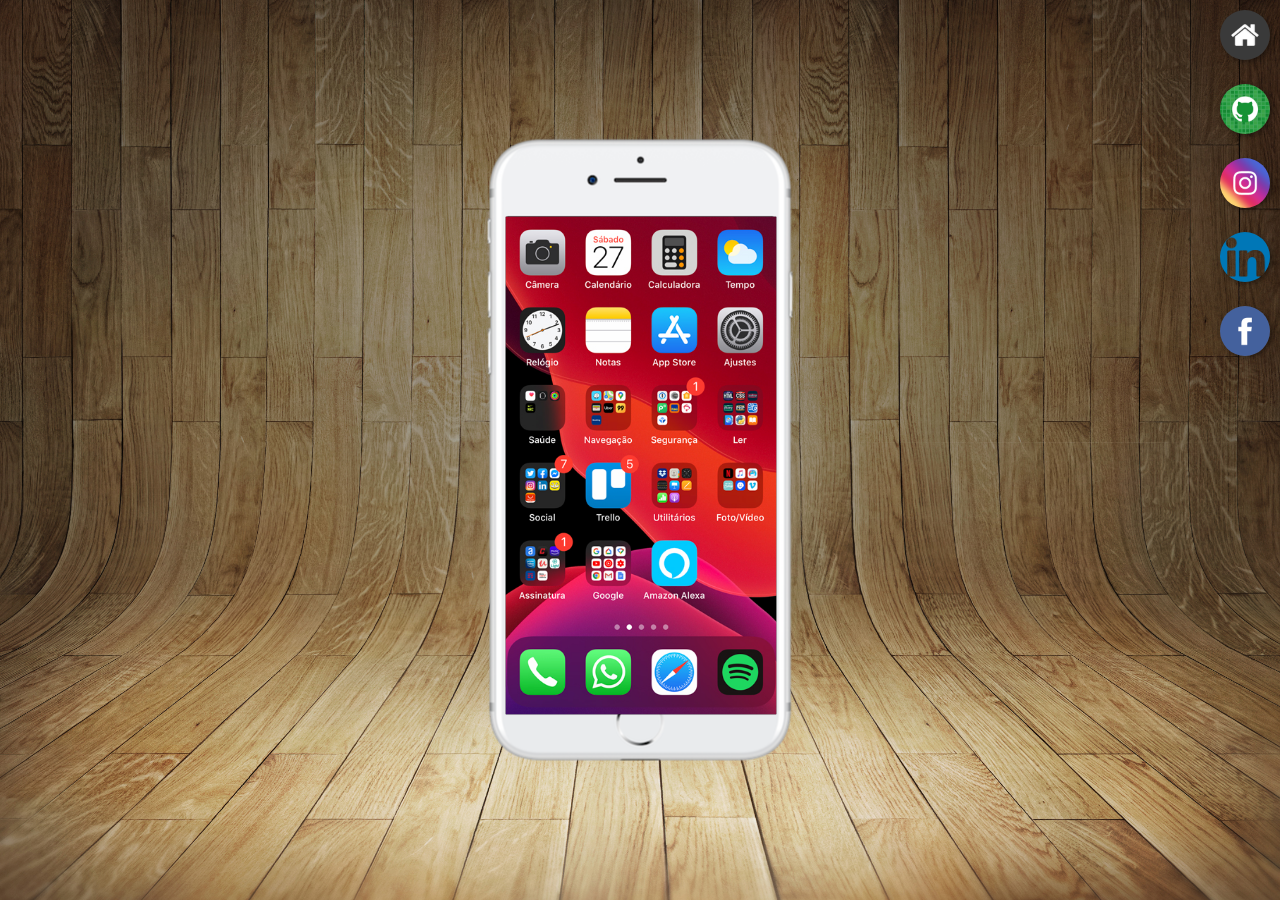
<file: index.html>
<!DOCTYPE html>
<html lang="pt-br">

<head>
    <meta charset="UTF-8">
    <meta http-equiv="X-UA-Compatible" content="IE=edge">
    <meta name="viewport" content="width=device-width, initial-scale=1.0">
    <link rel="stylesheet" href="redes.css">
    <title>Projeto redes Socias</title>
</head>

<body>
    <main>
        <section id="telefone">
            <iframe src="home.html" name="tela" id="tela" frameborder="0">Seu navegador não é compativel com isso</iframe>
            
            
        </section>
        <section id="redes-sociais">
          <a href="#" target="tela"><img src="logo-home.jpg" alt="home"></a><br>
          <a href="github.html" target="tela"><img src="logo-github.jpg" alt=""></a><br>
          <a href="instagram.html" target="tela"><img src="logo-instagram.jpg" alt=""></a><br>
          <a href="linkedin.html" target="tela"><img src="logo-likedin.png" alt=""></a><br>
          <a href="fecebook.html" target="tela"><img src="logo-facebook.jpg" alt=""></a><br>
        </section>
    </main>
</body>

</html>
</file>
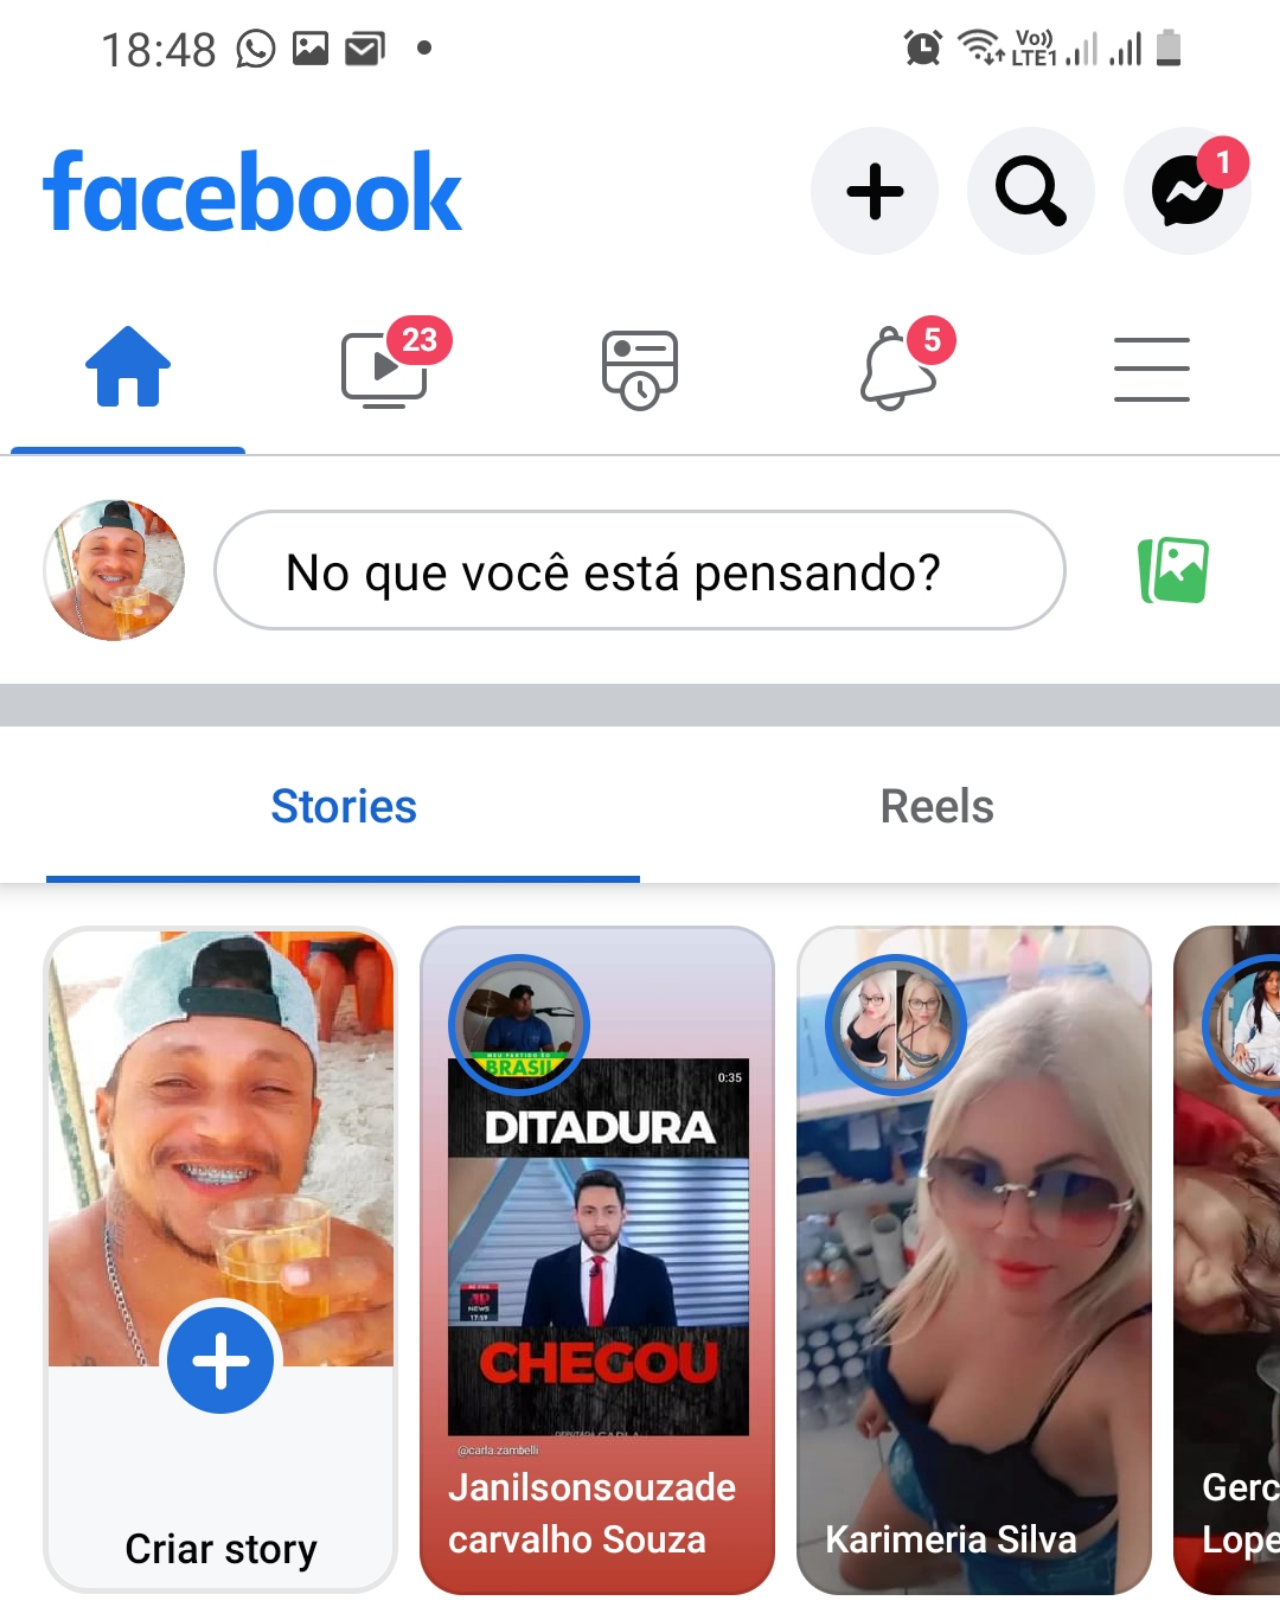
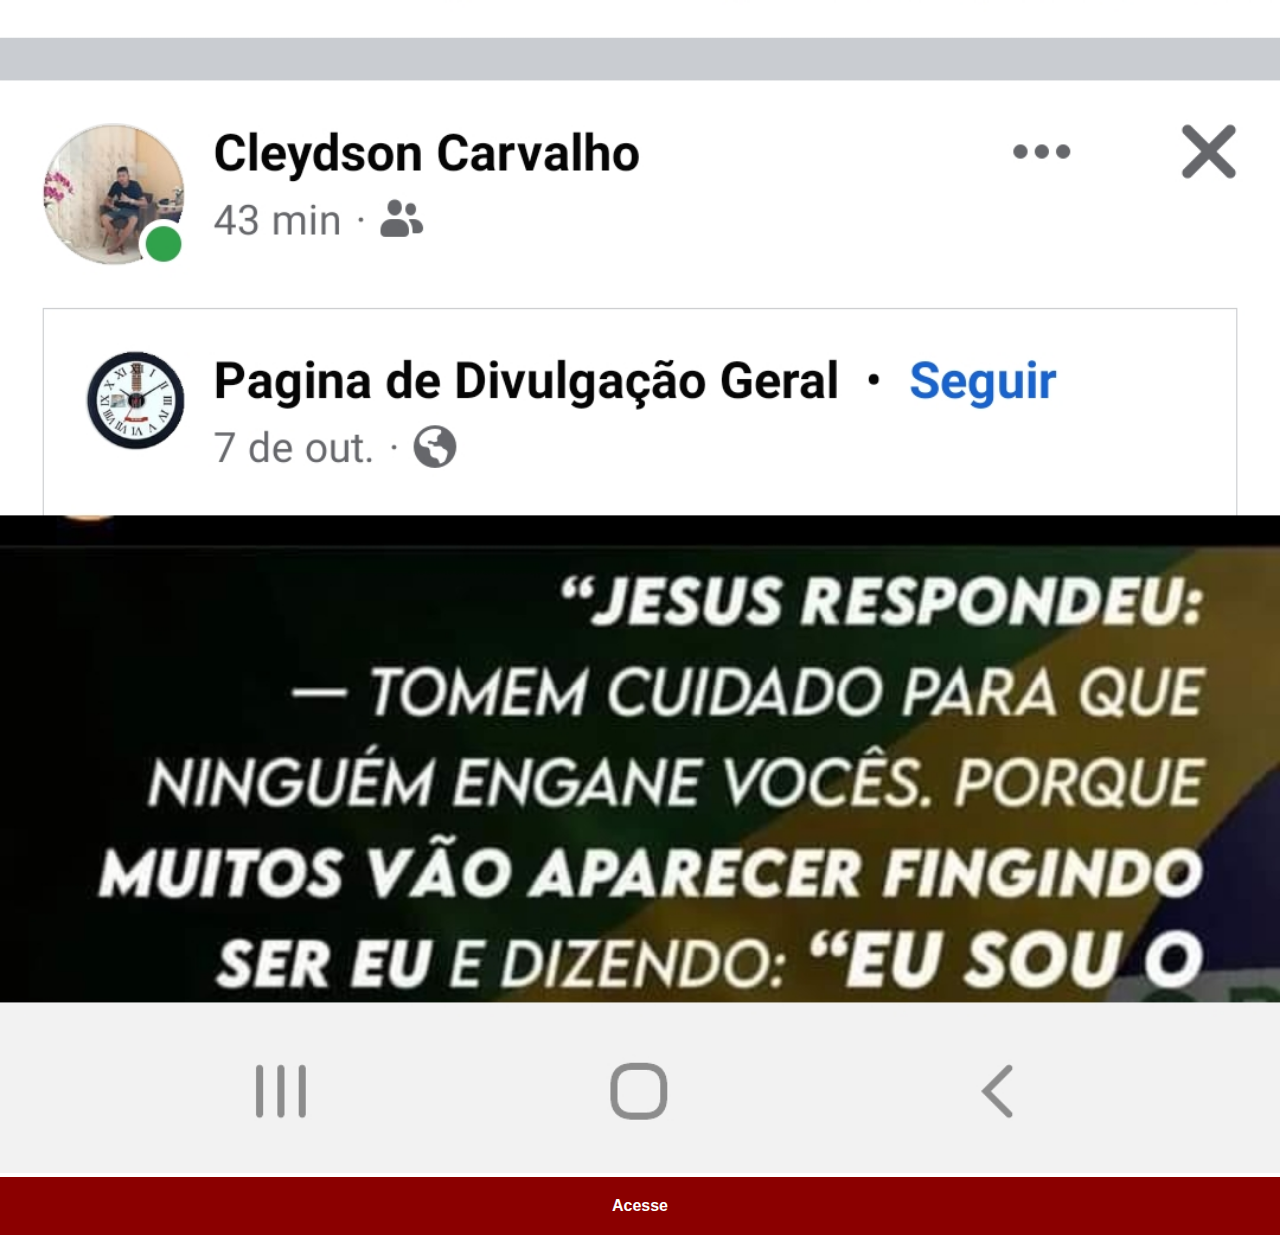
<file: fecebook.html>
<!DOCTYPE html>
<html lang="pt-br">
<head>
    <meta charset="UTF-8">
    <meta http-equiv="X-UA-Compatible" content="IE=edge">
    <meta name="viewport" content="width=device-width, initial-scale=1.0">
    <title>facebook</title>
    <link rel="stylesheet" href="social.css">
</head>
<body>
    <img src="tela_facebook.jpg" alt="facebook">
    <a href="#">Acesse</a>
</body>
</html>
</file>
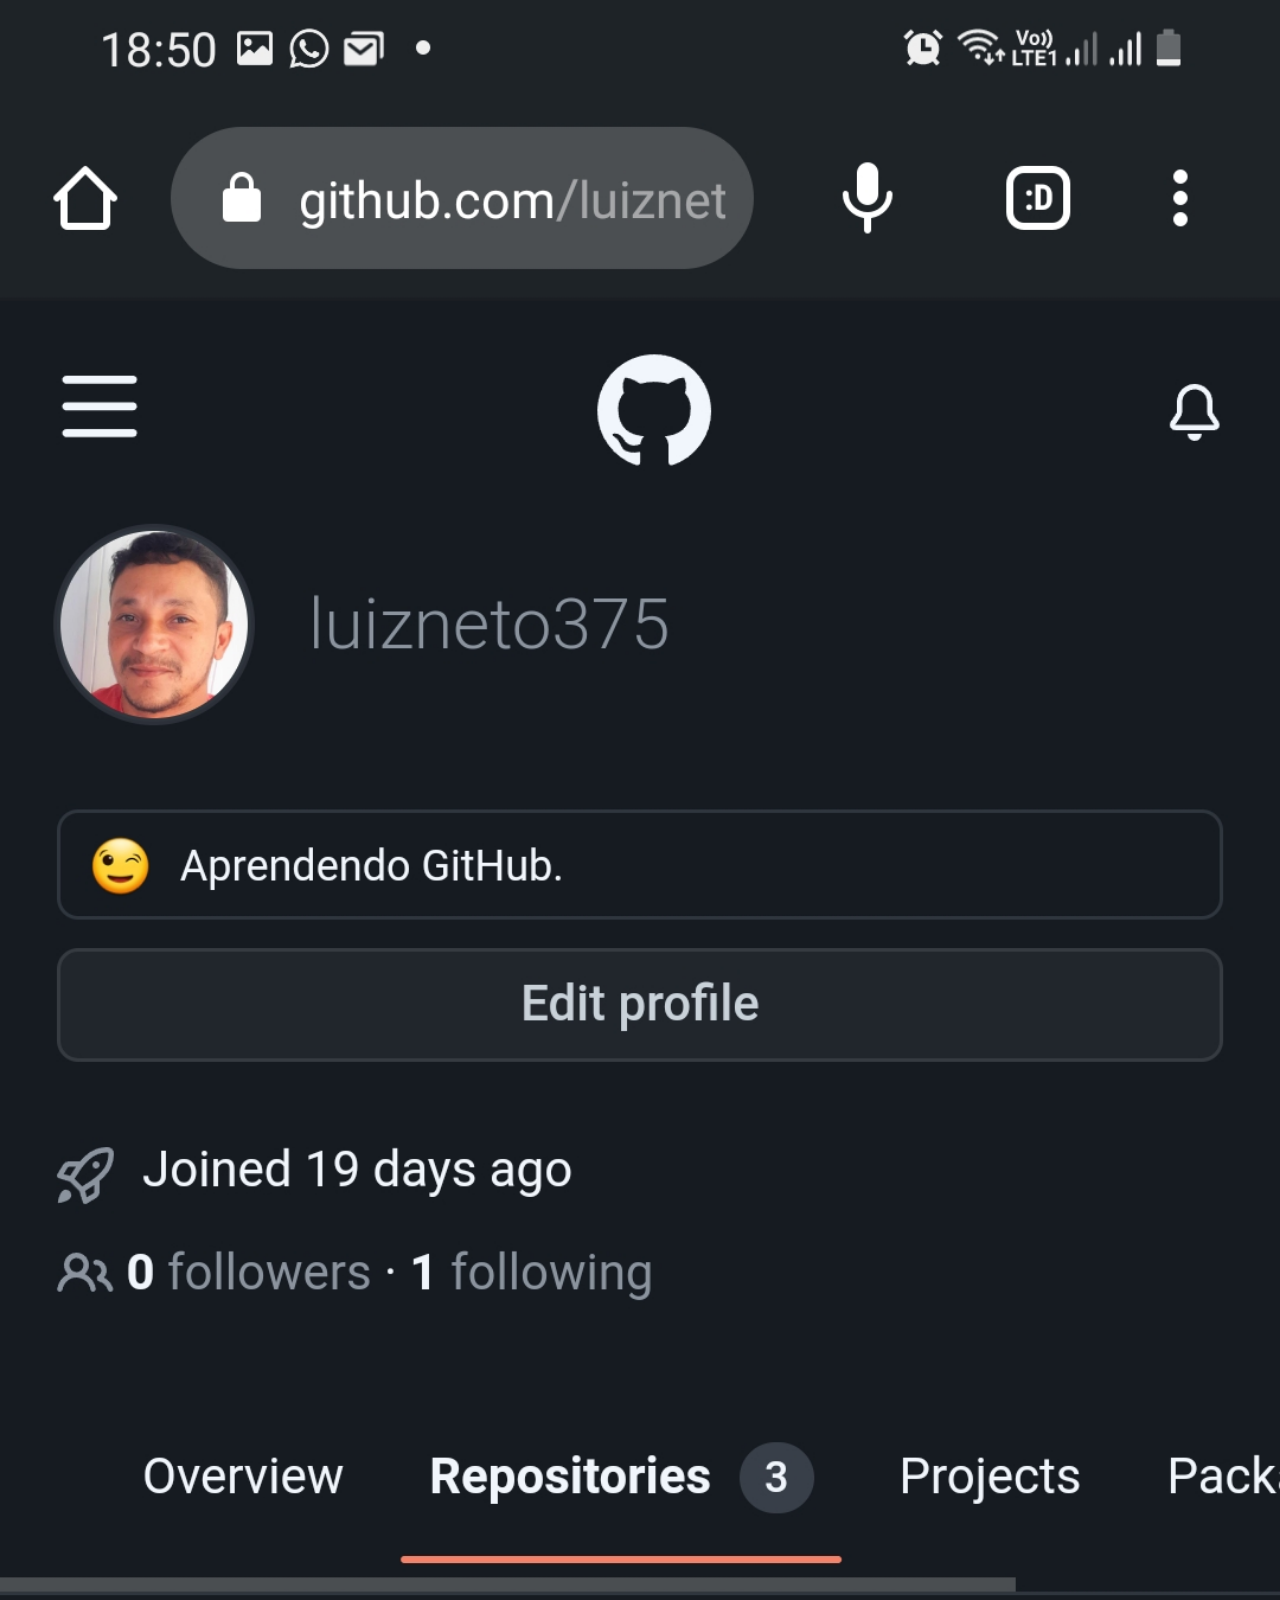
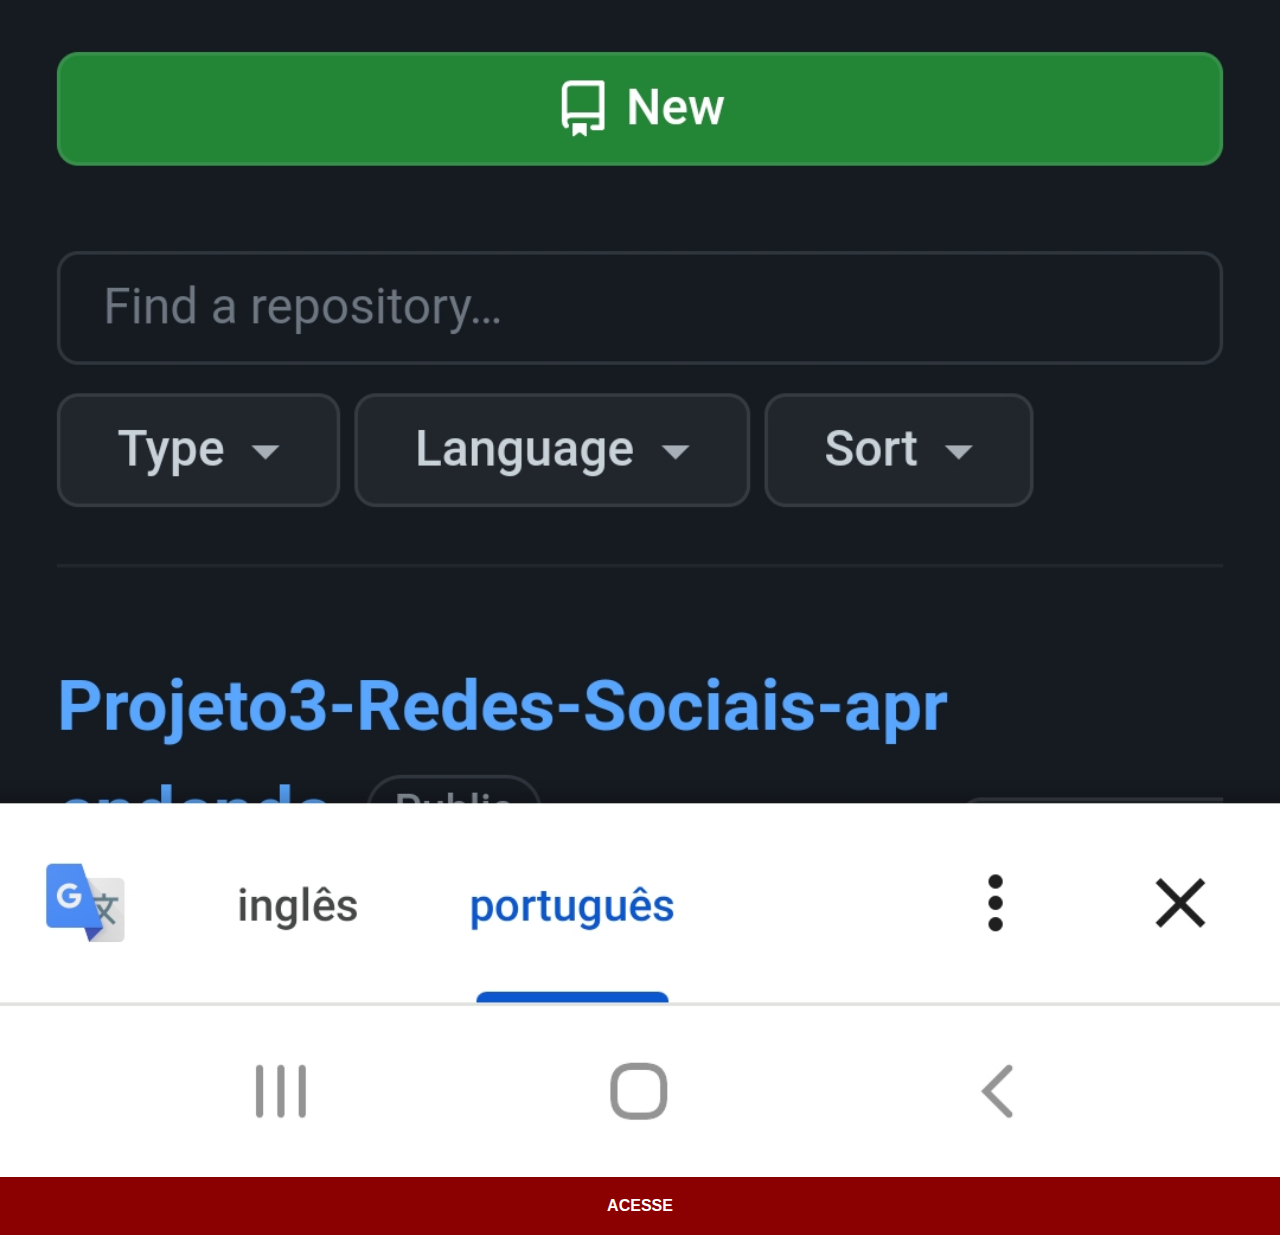
<file: github.html>
<!DOCTYPE html>
<html lang="pt-br">
<head>
    <meta charset="UTF-8">
    <meta http-equiv="X-UA-Compatible" content="IE=edge">
    <meta name="viewport" content="width=device-width, initial-scale=1.0">
    <title>github</title>
    <link rel="stylesheet" href="social.css">
</head>
<body>
    <img src="tela_github.jpg" alt="github">
    <a href="https://github.com/luizneto375" target="_blank">ACESSE</a>
</body>
</html>
</file>
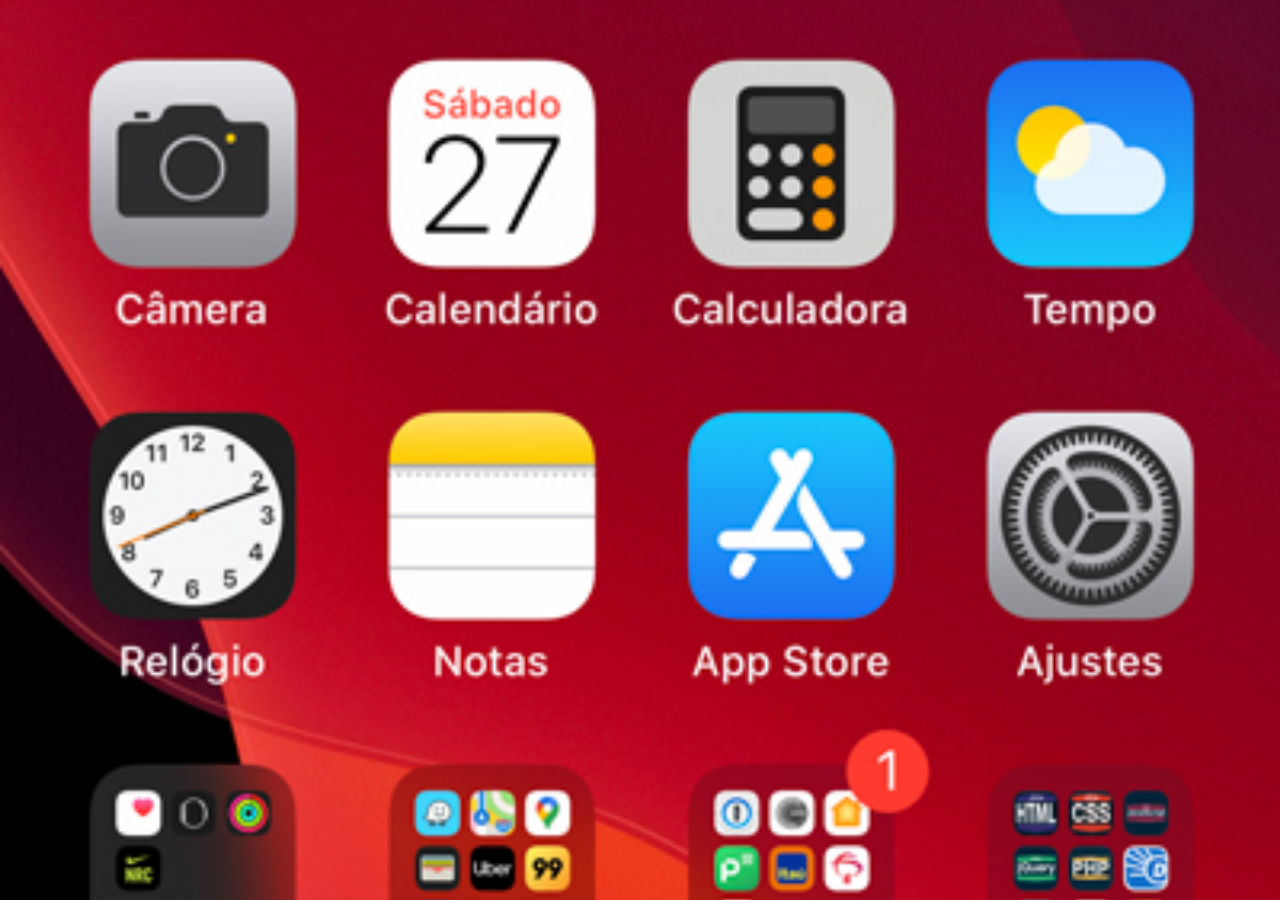
<file: home.html>
<!DOCTYPE html>
<html lang="pt-br">

<head>
    <meta charset="UTF-8">
    <meta http-equiv="X-UA-Compatible" content="IE=edge">
    <meta name="viewport" content="width=device-width, initial-scale=1.0">
    <title>home</title>
</head>
<style>
    * {
        margin: 0px;
        padding: 0px;
    }

    body {
        width: 100vw;
        height: 100vh;
        background: black url('tela-home.jpg') no-repeat top center;
        background-size: cover;

    }
</style>

<body>

</body>

</html>
</file>
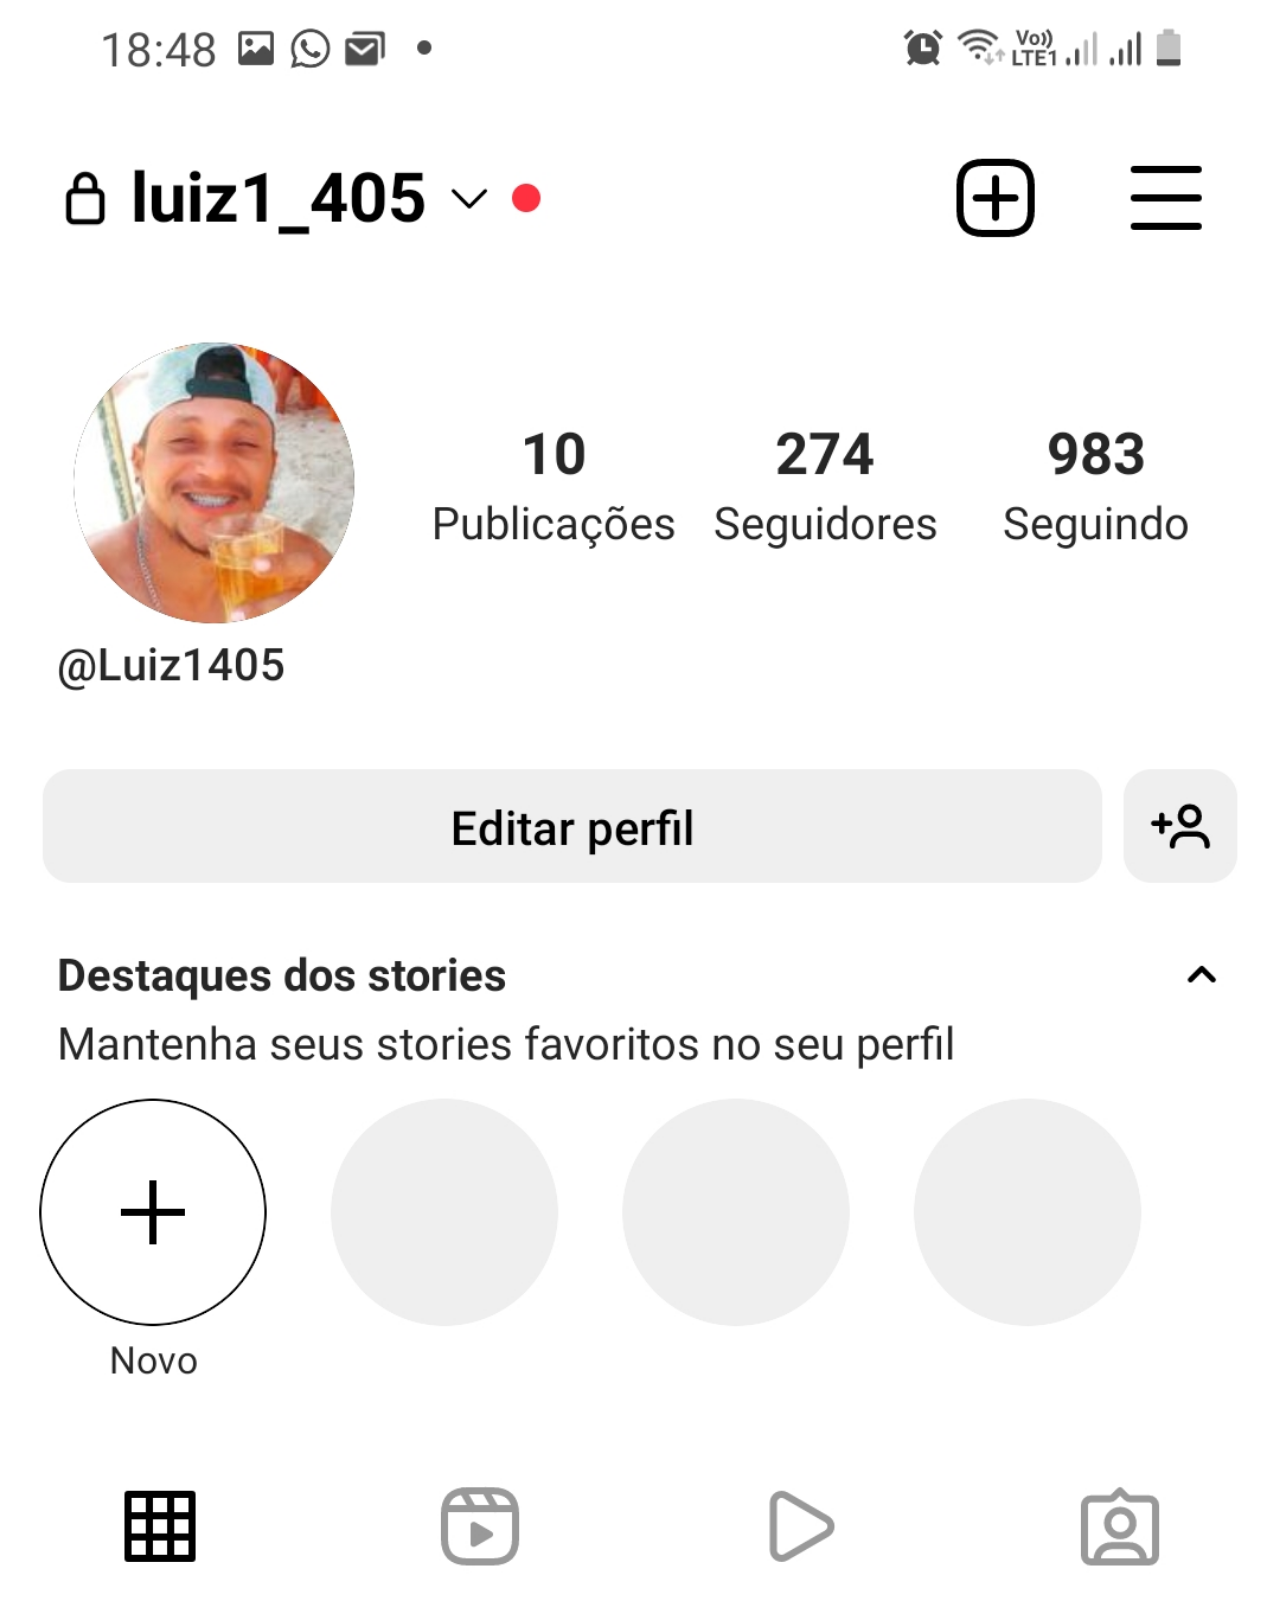
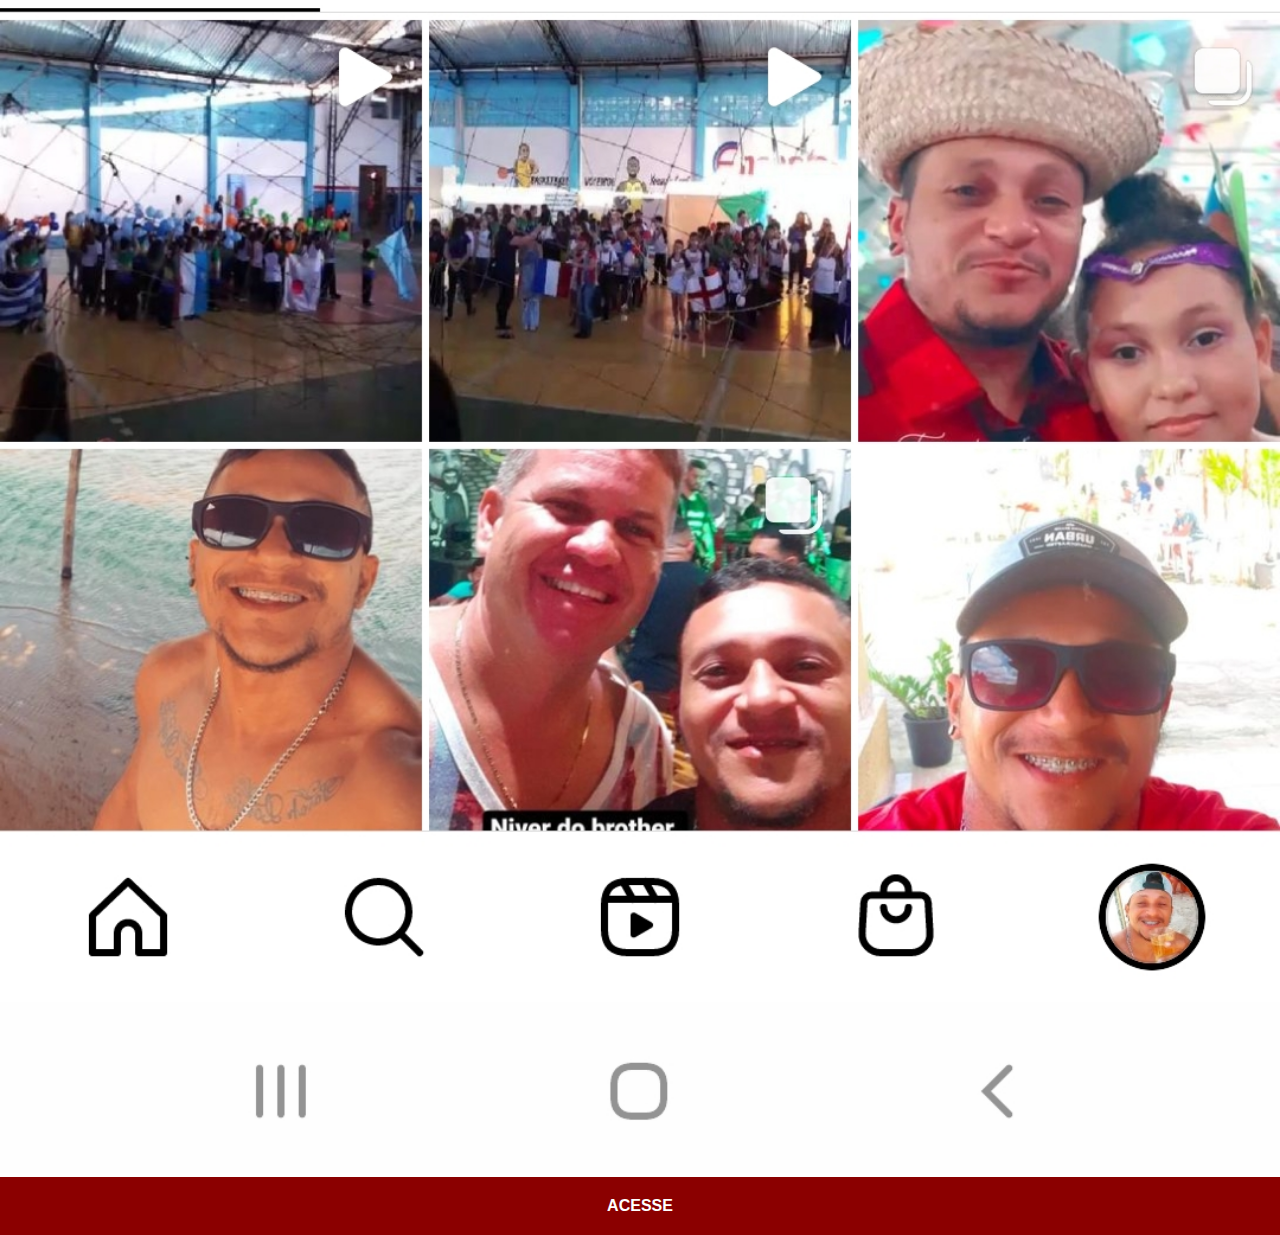
<file: instagram.html>
<!DOCTYPE html>
<html lang="pt-br">
<head>
    <meta charset="UTF-8">
    <meta http-equiv="X-UA-Compatible" content="IE=edge">
    <meta name="viewport" content="width=device-width, initial-scale=1.0">
    <title>Instagram</title>
    <link rel="stylesheet" href="social.css">
</head>
<body>
    <img src="tela-instgramm.jpg" alt="Instagram">
    <a href="https://www.instagram.com/">ACESSE</a>
</body>
</html>
</file>
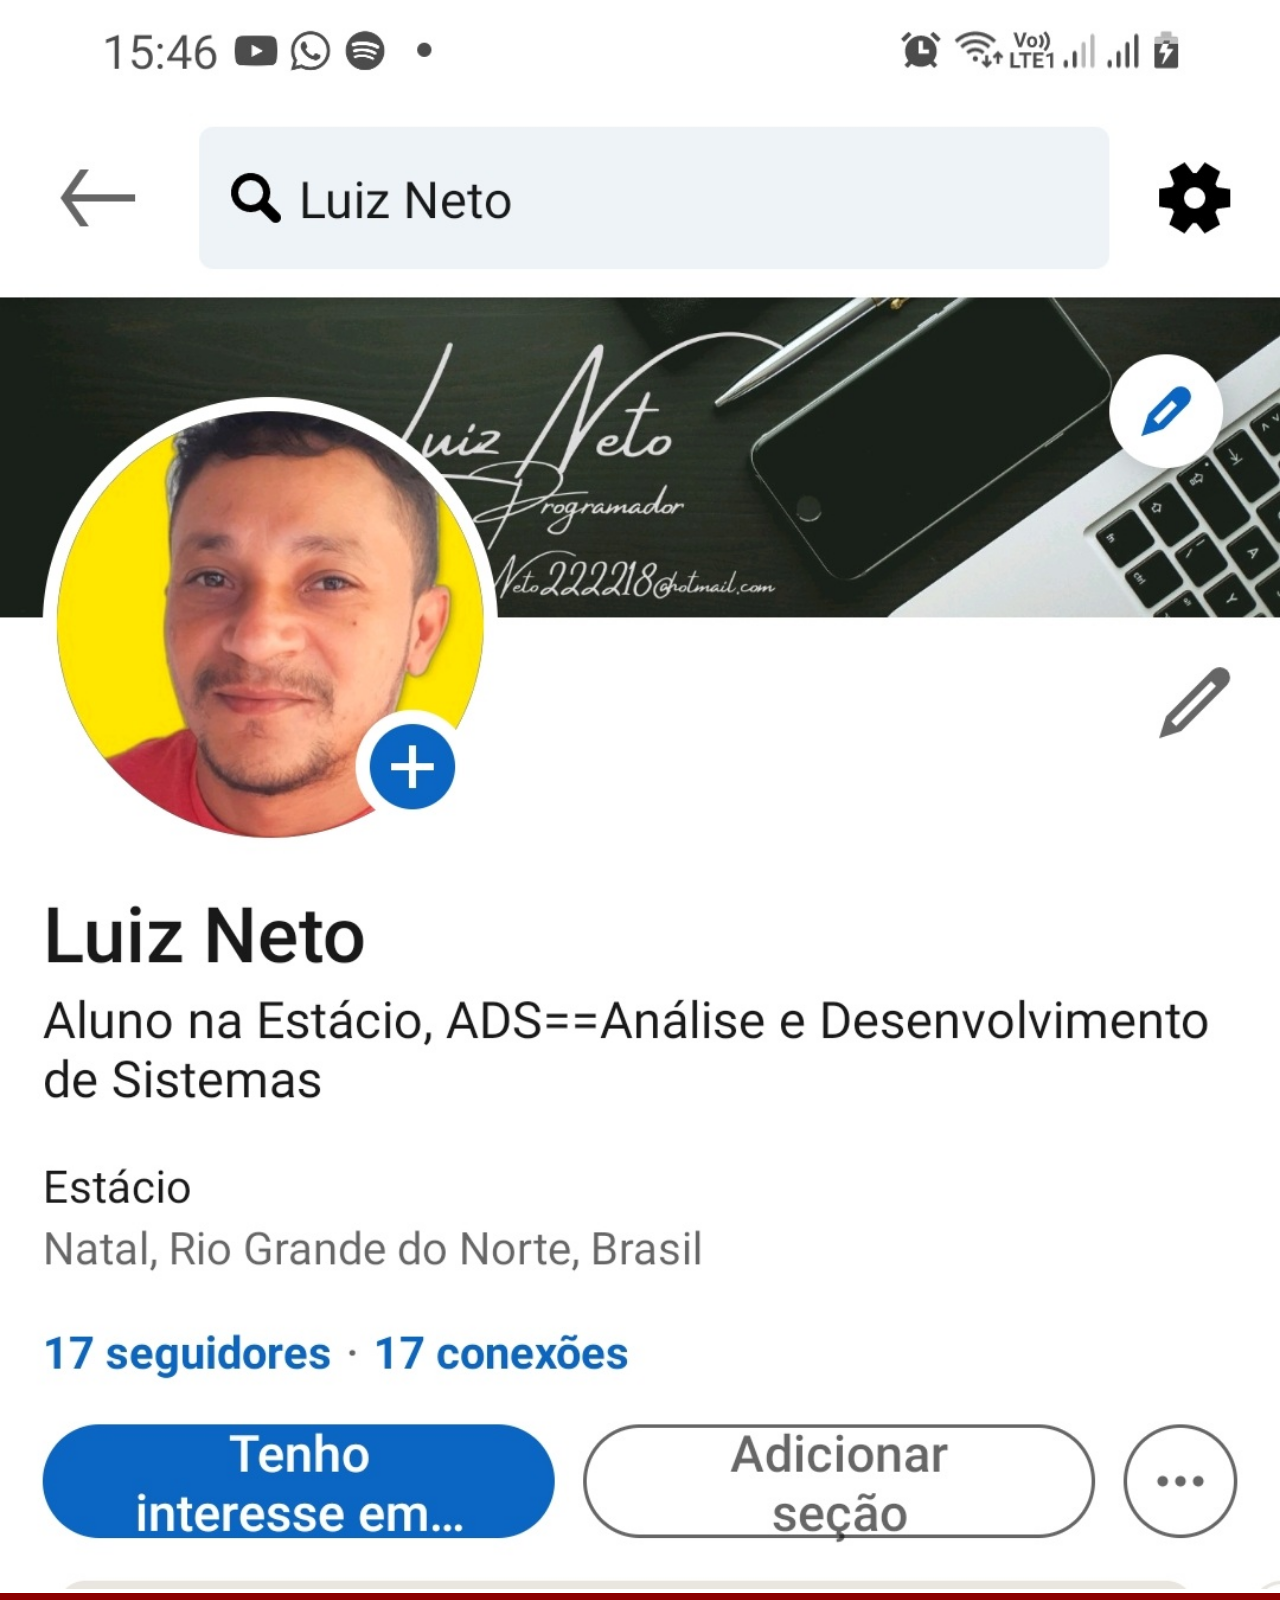
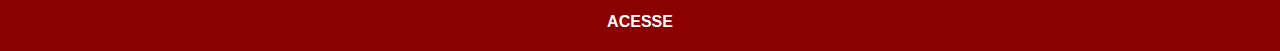
<file: linkedin.html>
<!DOCTYPE html>
<html lang="pt-br">

<head>
    <meta charset="UTF-8">
    <meta http-equiv="X-UA-Compatible" content="IE=edge">
    <meta name="viewport" content="width=device-width, initial-scale=1.0">
    <title>teste</title>
    <link rel="stylesheet" href="social.css">
</head>

<body>
    <img src="tela-LinkedIn.jpg" alt="linkedin">
    <a href="https://www.linkedin.com/in/luiz-neto-6ab05924b/" target="_blank">ACESSE</a>
</body>

</html>
</file>
<file: redes.css>
@charset "UTF-8";

* {
    margin: 0px;
    padding: 0px;
    font-family: Arial, Helvetica, sans-serif;
}

html,
body {
    height: 100vh;
    width: 100vw;
    background-color: black;
}

body {
    background: url('fundo-madeira.jpg') no-repeat top center;
    background-size: cover;
    background-attachment: fixed;

}

main {
    position: relative;
    height: 100vh;

}

#telefone {
    position: absolute;
    top: 50%;
    left: 50%;
    transform: translate(-50%, -50%);
    width: 311px;
    height: 627px;
    text-align: center;
    background: url('frame-iphone.png') no-repeat;

}

#tela {
    position: relative;
    top: 80px;
    left: 1px;
    width: 271px;
    height: 498px;
    
}

::-webkit-scrollbar{
    width: 0px;
    height: 0px;
}


#redes-sociais {
    text-align:right;
}

#redes-sociais img {
    width: 50px;
    margin: 10px;
    border-radius: 50%;
    box-shadow: 2px 2px 5px rgba(0, 0, 0, 0.400);
    box-sizing: border-box;
    
}
#redes-sociais img:hover{
    border: 2px solid rgba(255, 255, 255, 0.637);
    transform: translate(-3px, -3px);
    box-shadow: 5px 5px 10px rgba(0, 0, 0, 0.628);
    transition: transform .1s, border .3s;
    
}
</file>
<file: social.css>
@charset "UTF-8";

* {
    margin: 0px;
    padding: 0px;
    font-family: Arial, Helvetica, sans-serif;
}
::-webkit-scrollbar{
width: 0;
height: 0;
}

img {
    width: 100vw;
}

a {
    display: block;
    color: white;
    background-color: darkred;
    padding: 20px;
    text-align: center;
    font-weight: bolder;
    text-decoration: none;
}
a:hover{
    background-color: red;
    
}
</file>
